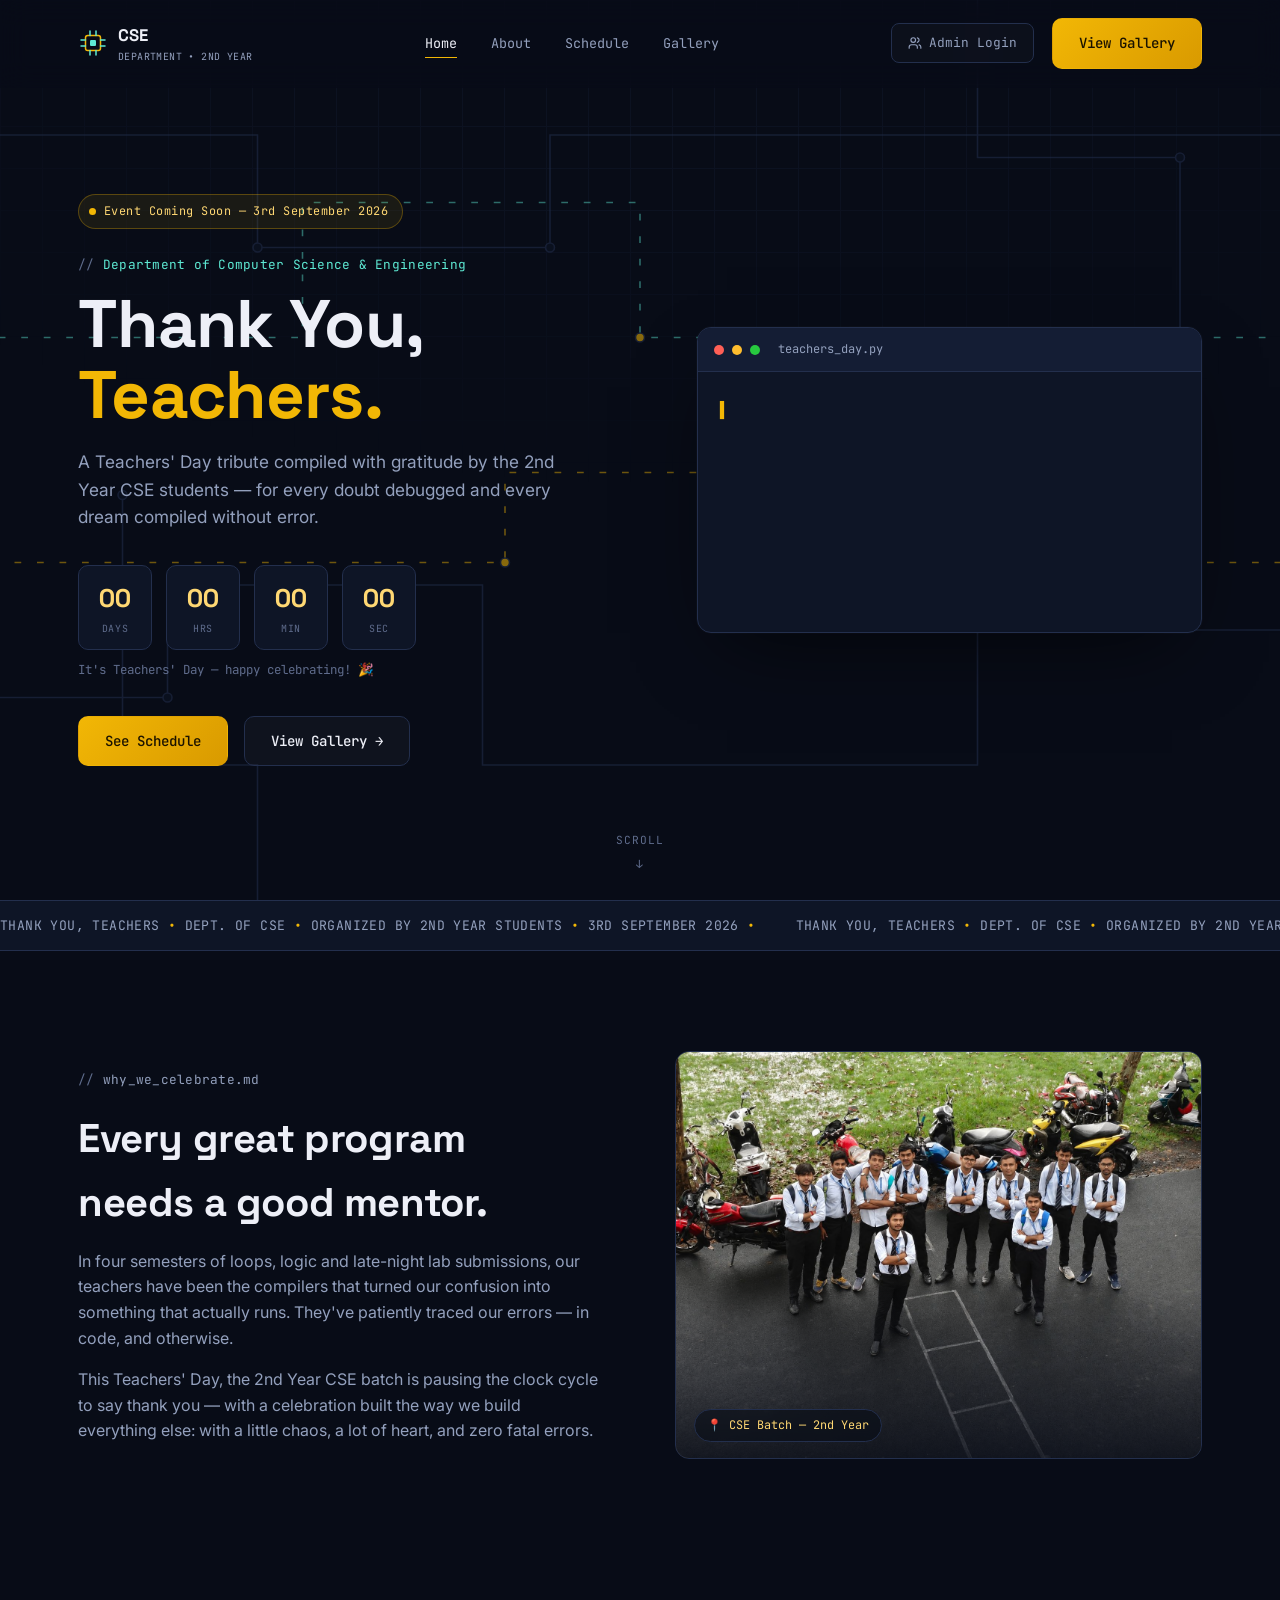
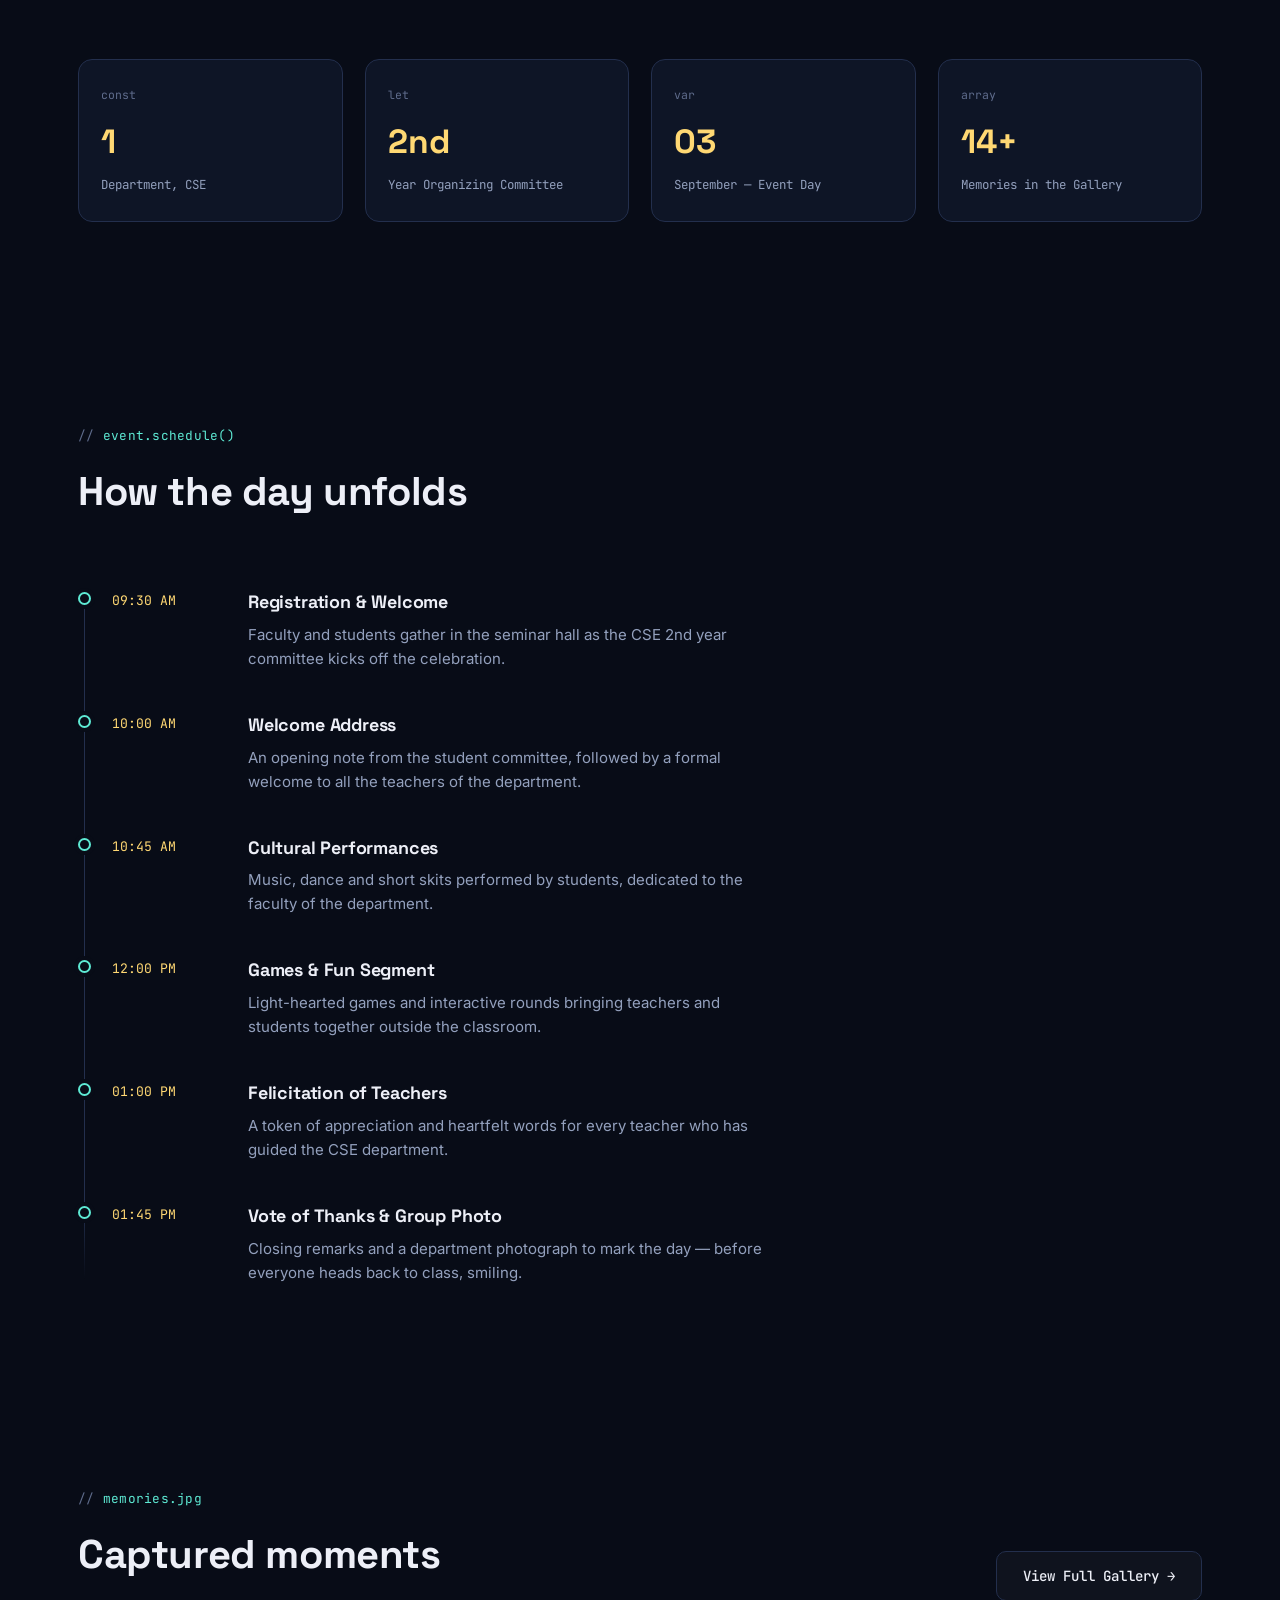
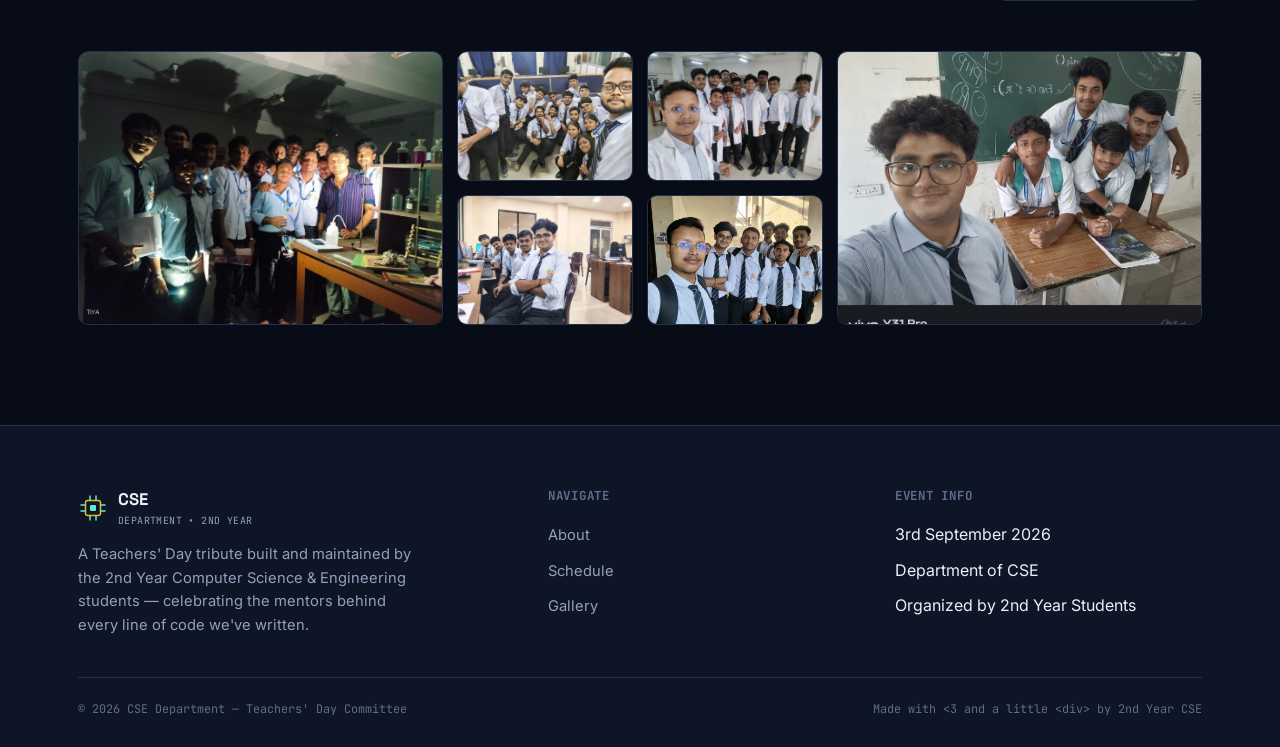
<file: index.html>
<!DOCTYPE html>
<html lang="en">
<head>
<meta charset="UTF-8">
<meta name="viewport" content="width=device-width, initial-scale=1.0">
<title>Teachers' Day 2026 — Department of CSE</title>
<meta name="description" content="Teachers' Day Celebration, organized by 2nd Year CSE Students — 3rd September 2026.">
<link rel="stylesheet" href="style.css">
</head>
<body>

<!-- ============ NAV ============ -->
<nav class="nav">
  <div class="container nav-inner">
    <a href="index.html" class="logo">
      <svg class="logo-chip" viewBox="0 0 40 40" fill="none">
        <rect x="10" y="10" width="20" height="20" rx="3" stroke="#f2b705" stroke-width="2"/>
        <rect x="16" y="16" width="8" height="8" rx="1.5" fill="#5eead4"/>
        <path d="M10 16H4M10 24H4M30 16H36M30 24H36M16 10V4M24 10V4M16 30V36M24 30V36" stroke="#5eead4" stroke-width="2" stroke-linecap="round"/>
      </svg>
      <span>CSE<small>DEPARTMENT&nbsp;•&nbsp;2ND&nbsp;YEAR</small></span>
    </a>
    <ul class="nav-links">
      <li><a href="index.html" class="active">Home</a></li>
      <li><a href="index.html#about">About</a></li>
      <li><a href="index.html#schedule">Schedule</a></li>
      <li><a href="gallery.html">Gallery</a></li>
    </ul>
    <div class="nav-cta">
      <a href="https://teachers-day-backend.onrender.com/auth/login" class="btn-admin">
        <svg viewBox="0 0 24 24" fill="none" stroke="currentColor" stroke-width="2" stroke-linecap="round" stroke-linejoin="round"><path d="M16 21v-2a4 4 0 0 0-4-4H6a4 4 0 0 0-4 4v2"/><circle cx="9" cy="7" r="4"/><path d="M22 21v-2a4 4 0 0 0-3-3.87"/><path d="M16 3.13a4 4 0 0 1 0 7.75"/></svg>
        <span>Admin Login</span>
      </a>
      <a href="gallery.html" class="btn btn-primary">View Gallery</a>
      <button class="nav-toggle" aria-label="Toggle menu">
        <span></span><span></span><span></span>
      </button>
    </div>
  </div>
</nav>

<!-- ============ HERO ============ -->
<section class="hero" id="home">
  <div class="circuit-bg" aria-hidden="true">
    <svg viewBox="0 0 1200 800" preserveAspectRatio="xMidYMid slice">
      <path class="circuit-line" d="M0 120 H260 V220 H520 V120 H1200"/>
      <path class="circuit-line" d="M0 620 H180 V520 H460 V680 H900 V560 H1200"/>
      <path class="circuit-line live" d="M-50 300 H300 V180 H600 V300 H1250"/>
      <path class="circuit-line live slow" d="M1250 500 H820 V420 H480 V500 H-50"/>
      <path class="circuit-line" d="M900 0 V140 H1080 V400"/>
      <path class="circuit-line" d="M260 800 V680 H140 V440"/>
      <circle class="circuit-node" cx="260" cy="220" r="4"/>
      <circle class="circuit-node" cx="520" cy="220" r="4"/>
      <circle class="circuit-node pulse" cx="600" cy="300" r="4"/>
      <circle class="circuit-node" cx="180" cy="620" r="4"/>
      <circle class="circuit-node pulse" cx="480" cy="500" r="4" style="animation-delay:.8s"/>
      <circle class="circuit-node" cx="1080" cy="140" r="4"/>
      <circle class="circuit-node pulse" cx="900" cy="420" r="4" style="animation-delay:1.4s"/>
      <circle class="circuit-node" cx="140" cy="440" r="4"/>
    </svg>
  </div>
  <div class="particles" id="particles" aria-hidden="true"></div>

  <div class="container hero-inner">
    <div class="hero-copy reveal in-view">
      <span class="badge"><span class="dot-live"></span>Event Coming Soon — 3rd September 2026</span>
      <p class="eyebrow">Department of Computer Science &amp; Engineering</p>
      <h1 class="hero-title">Thank You,<br><span class="accent">Teachers.</span></h1>
      <p class="hero-sub">A Teachers' Day tribute compiled with gratitude by the 2nd Year CSE students — for every doubt debugged and every dream compiled without error.</p>

      <div class="countdown" id="countdown">
        <div class="cd-row">
          <div class="cd-box"><span id="cd-days">00</span><label>Days</label></div>
          <div class="cd-box"><span id="cd-hours">00</span><label>Hrs</label></div>
          <div class="cd-box"><span id="cd-mins">00</span><label>Min</label></div>
          <div class="cd-box"><span id="cd-secs">00</span><label>Sec</label></div>
        </div>
        <p class="cd-caption" id="cd-caption">counting down to 3rd September 2026</p>
      </div>

      <div class="hero-actions">
        <a href="#schedule" class="btn btn-primary">See Schedule</a>
        <a href="gallery.html" class="btn btn-ghost">View Gallery →</a>
      </div>
    </div>

    <div class="terminal-window reveal in-view">
      <div class="terminal-bar">
        <span class="dot red"></span><span class="dot yellow"></span><span class="dot green"></span>
        <span class="terminal-title">teachers_day.py</span>
      </div>
      <pre class="terminal-body"><code id="typed-code"></code><span class="cursor">▌</span></pre>
    </div>
  </div>

  <div class="scroll-cue">Scroll<span>↓</span></div>
</section>

<!-- ============ TICKER ============ -->
<div class="ticker" aria-hidden="true">
  <div class="ticker-track">
    <span>THANK YOU, TEACHERS <em>•</em> DEPT. OF CSE <em>•</em> ORGANIZED BY 2ND YEAR STUDENTS <em>•</em> 3RD SEPTEMBER 2026 <em>•</em></span>
    <span>THANK YOU, TEACHERS <em>•</em> DEPT. OF CSE <em>•</em> ORGANIZED BY 2ND YEAR STUDENTS <em>•</em> 3RD SEPTEMBER 2026 <em>•</em></span>
  </div>
</div>

<!-- ============ ABOUT ============ -->
<section class="section-pad" id="about">
  <div class="container about-grid">
    <div class="about-text reveal">
      <p class="eyebrow">why_we_celebrate.md</p>
      <h2>Every great program<br>needs a good mentor.</h2>
      <p>In four semesters of loops, logic and late-night lab submissions, our teachers have been the compilers that turned our confusion into something that actually runs. They've patiently traced our errors — in code, and otherwise.</p>
      <p>This Teachers' Day, the 2nd Year CSE batch is pausing the clock cycle to say thank you — with a celebration built the way we build everything else: with a little chaos, a lot of heart, and zero fatal errors.</p>
    </div>
    <div class="about-art reveal">
      <img src="images/photo14.jpg" alt="CSE second year students posing together on campus" loading="lazy">
      <span class="about-art-tag">📍 CSE Batch — 2nd Year</span>
    </div>
  </div>
</section>

<!-- ============ STATS ============ -->
<section class="section-pad">
  <div class="container">
    <div class="stats reveal-stagger">
      <div class="stat-card reveal in-view">
        <span class="stat-var">const</span>
        <span class="stat-num">1</span>
        <span class="stat-label">Department, CSE</span>
      </div>
      <div class="stat-card reveal in-view">
        <span class="stat-var">let</span>
        <span class="stat-num">2nd</span>
        <span class="stat-label">Year Organizing Committee</span>
      </div>
      <div class="stat-card reveal in-view">
        <span class="stat-var">var</span>
        <span class="stat-num">03</span>
        <span class="stat-label">September — Event Day</span>
      </div>
      <div class="stat-card reveal in-view">
        <span class="stat-var">array</span>
        <span class="stat-num">14+</span>
        <span class="stat-label">Memories in the Gallery</span>
      </div>
    </div>
  </div>
</section>

<!-- ============ SCHEDULE ============ -->
<section class="section-pad" id="schedule">
  <div class="container">
    <div class="section-head reveal">
      <div>
        <p class="eyebrow">event.schedule()</p>
        <h2>How the day unfolds</h2>
      </div>
    </div>

    <div class="timeline reveal-stagger">
      <div class="tl-item reveal">
        <div class="tl-dot"></div>
        <div class="tl-time">09:30 AM</div>
        <div class="tl-content">
          <h3>Registration &amp; Welcome</h3>
          <p>Faculty and students gather in the seminar hall as the CSE 2nd year committee kicks off the celebration.</p>
        </div>
      </div>
      <div class="tl-item reveal">
        <div class="tl-dot"></div>
        <div class="tl-time">10:00 AM</div>
        <div class="tl-content">
          <h3>Welcome Address</h3>
          <p>An opening note from the student committee, followed by a formal welcome to all the teachers of the department.</p>
        </div>
      </div>
      <div class="tl-item reveal">
        <div class="tl-dot"></div>
        <div class="tl-time">10:45 AM</div>
        <div class="tl-content">
          <h3>Cultural Performances</h3>
          <p>Music, dance and short skits performed by students, dedicated to the faculty of the department.</p>
        </div>
      </div>
      <div class="tl-item reveal">
        <div class="tl-dot"></div>
        <div class="tl-time">12:00 PM</div>
        <div class="tl-content">
          <h3>Games &amp; Fun Segment</h3>
          <p>Light-hearted games and interactive rounds bringing teachers and students together outside the classroom.</p>
        </div>
      </div>
      <div class="tl-item reveal">
        <div class="tl-dot"></div>
        <div class="tl-time">01:00 PM</div>
        <div class="tl-content">
          <h3>Felicitation of Teachers</h3>
          <p>A token of appreciation and heartfelt words for every teacher who has guided the CSE department.</p>
        </div>
      </div>
      <div class="tl-item reveal">
        <div class="tl-dot"></div>
        <div class="tl-time">01:45 PM</div>
        <div class="tl-content">
          <h3>Vote of Thanks &amp; Group Photo</h3>
          <p>Closing remarks and a department photograph to mark the day — before everyone heads back to class, smiling.</p>
        </div>
      </div>
    </div>
  </div>
</section>

<!-- ============ GALLERY PREVIEW ============ -->
<section class="section-pad">
  <div class="container">
    <div class="section-head reveal">
      <div>
        <p class="eyebrow">memories.jpg</p>
        <h2>Captured moments</h2>
      </div>
      <a href="gallery.html" class="btn btn-ghost">View Full Gallery →</a>
    </div>

    <div class="preview-grid reveal in-view">
      <a href="gallery.html"><img src="images/photo01.jpg" alt="CSE students group photo" loading="lazy"></a>
      <a href="gallery.html"><img src="images/photo09.jpg" alt="CSE students moment" loading="lazy"></a>
      <a href="gallery.html"><img src="images/photo10.jpg" alt="CSE students moment" loading="lazy"></a>
      <a href="gallery.html"><img src="images/photo06.jpg" alt="CSE students moment" loading="lazy"></a>
      <a href="gallery.html"><img src="images/photo12.jpg" alt="CSE students moment" loading="lazy"></a>
      <a href="gallery.html"><img src="images/photo13.jpg" alt="CSE students moment" loading="lazy"></a>
    </div>
  </div>
</section>

<!-- ============ FOOTER ============ -->
<footer class="footer">
  <div class="container">
    <div class="footer-grid">
      <div class="footer-brand">
        <div class="logo">
          <svg class="logo-chip" viewBox="0 0 40 40" fill="none">
            <rect x="10" y="10" width="20" height="20" rx="3" stroke="#f2b705" stroke-width="2"/>
            <rect x="16" y="16" width="8" height="8" rx="1.5" fill="#5eead4"/>
            <path d="M10 16H4M10 24H4M30 16H36M30 24H36M16 10V4M24 10V4M16 30V36M24 30V36" stroke="#5eead4" stroke-width="2" stroke-linecap="round"/>
          </svg>
          <span>CSE<small>DEPARTMENT&nbsp;•&nbsp;2ND&nbsp;YEAR</small></span>
        </div>
        <p>A Teachers' Day tribute built and maintained by the 2nd Year Computer Science &amp; Engineering students — celebrating the mentors behind every line of code we've written.</p>
      </div>
      <div>
        <h4>Navigate</h4>
        <ul class="footer-links">
          <li><a href="index.html#about">About</a></li>
          <li><a href="index.html#schedule">Schedule</a></li>
          <li><a href="gallery.html">Gallery</a></li>
        </ul>
      </div>
      <div>
        <h4>Event Info</h4>
        <ul class="footer-links">
          <li>3rd September 2026</li>
          <li>Department of CSE</li>
          <li>Organized by 2nd Year Students</li>
        </ul>
      </div>
    </div>
    <div class="footer-bottom">
      <span>© <span class="year"></span> CSE Department — Teachers' Day Committee</span>
      <span>Made with &lt;3 and a little &lt;div&gt; by 2nd Year CSE</span>
    </div>
  </div>
</footer>

<script src="script.js"></script>
</body>
</html>
</file>
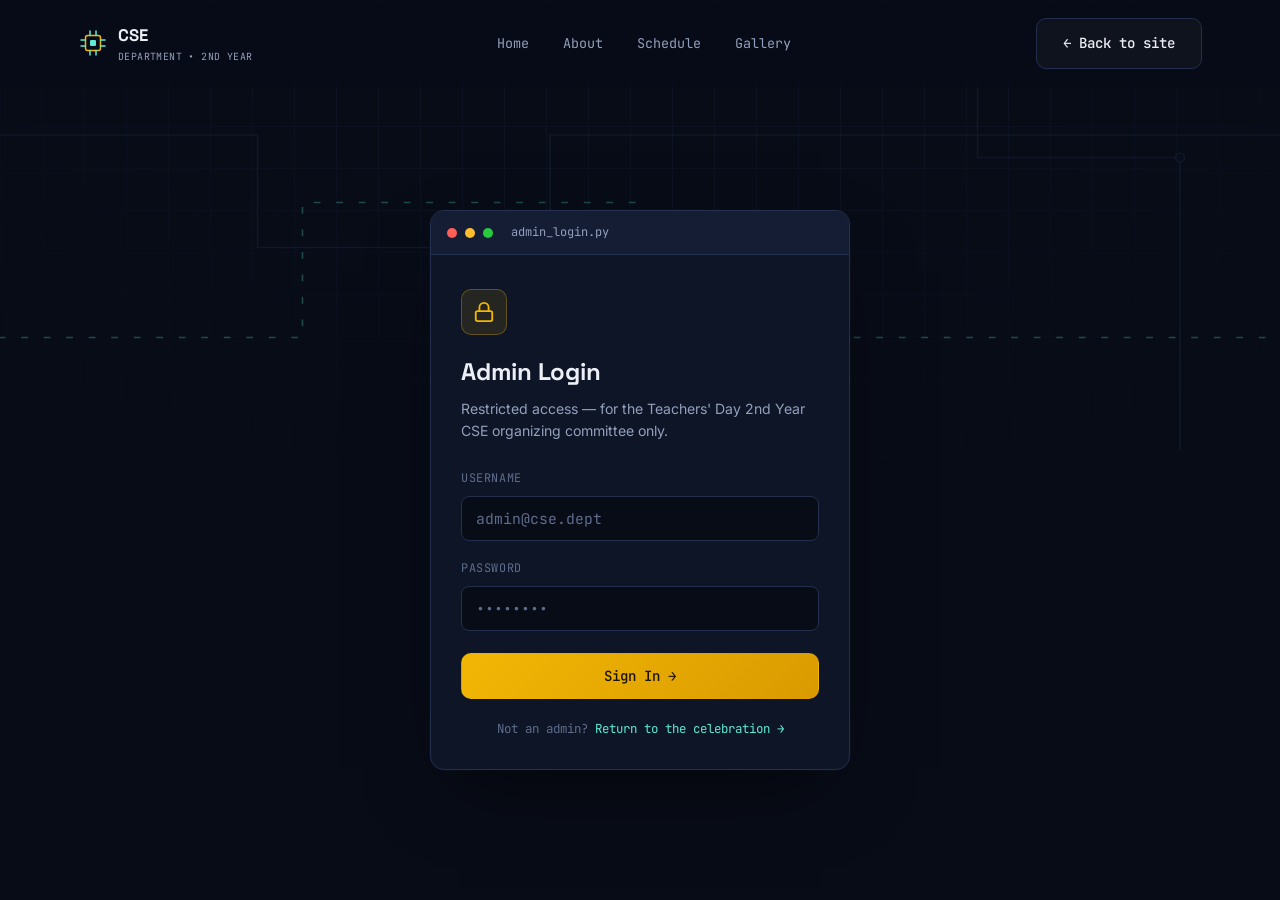
<file: login.html>
<!DOCTYPE html>
<html lang="en">
<head>
<meta charset="UTF-8">
<meta name="viewport" content="width=device-width, initial-scale=1.0">
<title>Admin Login — Teachers' Day 2026 | Department of CSE</title>
<meta name="description" content="Admin login for the CSE Department Teachers' Day site.">
<meta name="robots" content="noindex, nofollow">
<link rel="stylesheet" href="style.css">
</head>
<body>

<!-- ============ NAV ============ -->
<nav class="nav scrolled">
  <div class="container nav-inner">
    <a href="index.html" class="logo">
      <svg class="logo-chip" viewBox="0 0 40 40" fill="none">
        <rect x="10" y="10" width="20" height="20" rx="3" stroke="#f2b705" stroke-width="2"/>
        <rect x="16" y="16" width="8" height="8" rx="1.5" fill="#5eead4"/>
        <path d="M10 16H4M10 24H4M30 16H36M30 24H36M16 10V4M24 10V4M16 30V36M24 30V36" stroke="#5eead4" stroke-width="2" stroke-linecap="round"/>
      </svg>
      <span>CSE<small>DEPARTMENT&nbsp;•&nbsp;2ND&nbsp;YEAR</small></span>
    </a>
    <ul class="nav-links">
      <li><a href="index.html">Home</a></li>
      <li><a href="index.html#about">About</a></li>
      <li><a href="index.html#schedule">Schedule</a></li>
      <li><a href="gallery.html">Gallery</a></li>
    </ul>
    <div class="nav-cta">
      <a href="index.html" class="btn btn-ghost">← Back to site</a>
      <button class="nav-toggle" aria-label="Toggle menu">
        <span></span><span></span><span></span>
      </button>
    </div>
  </div>
</nav>

<!-- ============ LOGIN ============ -->
<section class="login-shell">
  <div class="circuit-bg" aria-hidden="true" style="opacity:.35;">
    <svg viewBox="0 0 1200 800" preserveAspectRatio="xMidYMid slice">
      <path class="circuit-line" d="M0 120 H260 V220 H520 V120 H1200"/>
      <path class="circuit-line live" d="M-50 300 H300 V180 H600 V300 H1250"/>
      <path class="circuit-line" d="M900 0 V140 H1080 V400"/>
      <circle class="circuit-node pulse" cx="600" cy="300" r="4"/>
      <circle class="circuit-node" cx="1080" cy="140" r="4"/>
    </svg>
  </div>

  <div class="login-card">
    <div class="terminal-bar">
      <span class="dot red"></span><span class="dot yellow"></span><span class="dot green"></span>
      <span class="terminal-title">admin_login.py</span>
    </div>

    <!-- ---- login form ---- -->
    <div class="login-body" id="loginBody">
      <div class="login-icon">
        <svg viewBox="0 0 24 24" fill="none" stroke="currentColor" stroke-width="2" stroke-linecap="round" stroke-linejoin="round"><rect x="3" y="11" width="18" height="11" rx="2"/><path d="M7 11V7a5 5 0 0 1 10 0v4"/></svg>
      </div>
      <h1>Admin Login</h1>
      <p class="login-sub">Restricted access — for the Teachers' Day 2nd Year CSE organizing committee only.</p>

      <form id="loginForm" novalidate>
        <div class="field">
          <label for="username">Username</label>
          <input type="text" id="username" name="username" placeholder="admin@cse.dept" autocomplete="username" required>
        </div>
        <div class="field">
          <label for="password">Password</label>
          <input type="password" id="password" name="password" placeholder="••••••••" autocomplete="current-password" required>
        </div>
        <button type="submit" class="btn btn-primary login-submit">Sign In →</button>
      </form>

      <p class="login-foot">Not an admin? <a href="index.html">Return to the celebration →</a></p>
    </div>

    <!-- ---- coming soon panel (shown after submit) ---- -->
    <div class="soon-panel" id="soonPanel">
      <div class="soon-icon">
        <svg viewBox="0 0 24 24" fill="none" stroke="currentColor" stroke-width="2" stroke-linecap="round" stroke-linejoin="round"><circle cx="12" cy="12" r="10"/><path d="M12 6v6l4 2"/></svg>
      </div>
      <h2>Admin Panel — Coming Soon</h2>
      <p>We're still compiling this dashboard. Content management for the Teachers' Day site is on its way.</p>
      <div class="soon-bar"><div class="soon-bar-fill"></div></div>
      <p class="soon-caption">// building_dashboard.exe — please check back soon</p>
      <a href="index.html" class="btn btn-ghost">← Back to site</a>
    </div>
  </div>
</section>

<script src="script.js"></script>
<script>
  document.getElementById('loginForm')?.addEventListener('submit', function (e) {
    e.preventDefault();
    document.getElementById('loginBody').classList.add('hide');
    document.getElementById('soonPanel').classList.add('show');
  });
</script>
</body>
</html>
</file>
<file: style.css>
/* ============================================================
   CSE TEACHERS' DAY — style.css
   Theme: deep-ink "IDE / circuit board" aesthetic
   ============================================================ */

@import url('https://fonts.googleapis.com/css2?family=Space+Grotesk:wght@500;600;700&family=JetBrains+Mono:wght@400;500;600&family=Inter:wght@400;500;600;700&display=swap');

:root{
  --ink: #080c17;
  --ink-2: #0e1526;
  --ink-3: #141d34;
  --line: #232f4d;
  --line-soft: #1a2540;

  --gold: #f2b705;
  --gold-soft: #ffd873;
  --teal: #5eead4;
  --coral: #ff7a68;

  --text: #edeff7;
  --muted: #93a0bd;
  --muted-2: #5f6c8c;

  --font-display: 'Space Grotesk', sans-serif;
  --font-mono: 'JetBrains Mono', monospace;
  --font-body: 'Inter', sans-serif;

  --container: 1180px;
  --radius: 14px;
}

*, *::before, *::after{ box-sizing: border-box; margin:0; padding:0; }

html{ scroll-behavior: smooth; }

body{
  background: var(--ink);
  color: var(--text);
  font-family: var(--font-body);
  line-height: 1.6;
  overflow-x: hidden;
  -webkit-font-smoothing: antialiased;
}

img{ max-width:100%; display:block; }
a{ color: inherit; text-decoration:none; }
ul{ list-style:none; }

.container{
  width: 100%;
  max-width: var(--container);
  margin: 0 auto;
  padding: 0 28px;
}

::selection{ background: var(--gold); color: var(--ink); }

/* faint global grid texture */
body::before{
  content:'';
  position: fixed;
  inset: 0;
  z-index: 0;
  pointer-events: none;
  background-image:
    linear-gradient(var(--line-soft) 1px, transparent 1px),
    linear-gradient(90deg, var(--line-soft) 1px, transparent 1px);
  background-size: 42px 42px;
  opacity: .25;
  mask-image: radial-gradient(ellipse 80% 60% at 50% 0%, black 40%, transparent 90%);
}

/* ---------------- status / coming-soon badge ---------------- */
.badge{
  display: inline-flex;
  align-items: center;
  gap: 8px;
  font-family: var(--font-mono);
  font-size: .74rem;
  letter-spacing: .04em;
  color: var(--gold-soft);
  background: rgba(242,183,5,.08);
  border: 1px solid rgba(242,183,5,.3);
  padding: 7px 14px 7px 10px;
  border-radius: 999px;
  margin-bottom: 22px;
}
.badge .dot-live{
  width: 7px; height: 7px; border-radius: 50%;
  background: var(--gold);
  box-shadow: 0 0 0 0 rgba(242,183,5,.6);
  animation: badgepulse 1.8s ease-out infinite;
}
@keyframes badgepulse{
  0%{ box-shadow: 0 0 0 0 rgba(242,183,5,.55); }
  70%{ box-shadow: 0 0 0 7px rgba(242,183,5,0); }
  100%{ box-shadow: 0 0 0 0 rgba(242,183,5,0); }
}

/* ---------------- eyebrow / headings ---------------- */
.eyebrow{
  font-family: var(--font-mono);
  font-size: .8rem;
  letter-spacing: .02em;
  color: var(--teal);
  margin-bottom: 14px;
  display: inline-block;
}
.eyebrow::before{ content: '// '; color: var(--muted-2); }

h1, h2, h3{ font-family: var(--font-display); font-weight: 700; letter-spacing: -0.01em; }

h2{
  font-size: clamp(1.7rem, 3.4vw, 2.5rem);
  margin-bottom: 14px;
}

.accent{ color: var(--gold); }
.accent-teal{ color: var(--teal); }

/* ---------------- buttons ---------------- */
.btn{
  display: inline-flex;
  align-items: center;
  gap: 8px;
  padding: 13px 26px;
  border-radius: 10px;
  font-family: var(--font-mono);
  font-size: .88rem;
  font-weight: 500;
  border: 1px solid transparent;
  cursor: pointer;
  transition: transform .25s ease, box-shadow .25s ease, background .25s ease, border-color .25s ease;
  white-space: nowrap;
}
.btn-primary{
  background: linear-gradient(135deg, var(--gold), #d99a00);
  color: #1a1200;
}
.btn-primary:hover{ transform: translateY(-2px); box-shadow: 0 10px 30px -8px rgba(242,183,5,.55); }

.btn-ghost{
  background: rgba(255,255,255,.03);
  color: var(--text);
  border-color: var(--line);
}
.btn-ghost:hover{ border-color: var(--teal); color: var(--teal); transform: translateY(-2px); }

.btn-sm{ padding: 9px 18px; font-size: .8rem; }

/* ---------------- admin login nav button ---------------- */
.btn-admin{
  display: inline-flex;
  align-items: center;
  gap: 7px;
  font-family: var(--font-mono);
  font-size: .8rem;
  color: var(--muted);
  padding: 9px 16px;
  border-radius: 8px;
  border: 1px solid var(--line);
  background: rgba(255,255,255,.02);
  transition: border-color .25s ease, color .25s ease, background .25s ease;
}
.btn-admin svg{ width: 14px; height: 14px; flex-shrink: 0; }
.btn-admin:hover{ color: var(--teal); border-color: var(--teal); background: rgba(94,234,212,.06); }

/* ---------------- nav ---------------- */
.nav{
  position: fixed;
  top: 0; left: 0; right: 0;
  z-index: 100;
  padding: 18px 0;
  background: rgba(8,12,23,.65);
  backdrop-filter: blur(14px);
  border-bottom: 1px solid transparent;
  transition: border-color .3s ease, background .3s ease;
}
.nav.scrolled{ border-color: var(--line); background: rgba(8,12,23,.9); }

.nav-inner{
  display: flex;
  align-items: center;
  justify-content: space-between;
}

.logo{
  display: flex;
  align-items: center;
  gap: 10px;
  font-family: var(--font-display);
  font-weight: 700;
  font-size: 1.05rem;
}
.logo-chip{ width: 30px; height: 30px; flex-shrink: 0; }
.logo small{
  display:block;
  font-family: var(--font-mono);
  font-weight: 400;
  font-size: .62rem;
  color: var(--muted);
  letter-spacing: .04em;
}

.nav-links{ display: flex; align-items: center; gap: 34px; }
.nav-links a{
  font-family: var(--font-mono);
  font-size: .84rem;
  color: var(--muted);
  position: relative;
  transition: color .25s ease;
}
.nav-links a:hover, .nav-links a.active{ color: var(--text); }
.nav-links a::after{
  content:'';
  position:absolute; left:0; bottom:-6px;
  width:0; height:1px; background: var(--gold);
  transition: width .25s ease;
}
.nav-links a:hover::after, .nav-links a.active::after{ width: 100%; }

.nav-cta{ display: flex; align-items: center; gap: 18px; }

.nav-toggle{
  display: none;
  flex-direction: column;
  gap: 5px;
  background: none; border: none; cursor: pointer;
  z-index: 110;
}
.nav-toggle span{ width: 24px; height: 2px; background: var(--text); transition: all .3s ease; }

/* ---------------- HERO ---------------- */
.hero{
  position: relative;
  min-height: 100svh;
  display: flex;
  align-items: center;
  padding: 130px 0 70px;
  overflow: hidden;
}

.circuit-bg{
  position: absolute; inset: 0;
  z-index: 0;
  opacity: .55;
}
.circuit-bg svg{ width: 100%; height: 100%; }
.circuit-line{
  fill: none;
  stroke: var(--line);
  stroke-width: 1.4;
}
.circuit-line.live{
  stroke: var(--teal);
  stroke-dasharray: 6 14;
  animation: dashflow 5s linear infinite;
  opacity: .8;
}
.circuit-line.live.slow{ animation-duration: 9s; stroke: var(--gold); }
@keyframes dashflow{ to{ stroke-dashoffset: -400; } }

.circuit-node{ fill: var(--ink-2); stroke: var(--line); stroke-width: 1.4; }
.circuit-node.pulse{
  fill: var(--gold);
  animation: nodepulse 2.6s ease-in-out infinite;
}
@keyframes nodepulse{
  0%, 100%{ opacity: .35; r: 3; }
  50%{ opacity: 1; r: 4.5; }
}

.particles{
  position: absolute; inset: 0;
  z-index: 1;
  pointer-events: none;
}
.particle{
  position: absolute;
  font-family: var(--font-mono);
  font-size: .8rem;
  color: var(--teal);
  opacity: 0;
  animation: floatUp linear infinite;
}
@keyframes floatUp{
  0%{ opacity: 0; transform: translateY(0); }
  10%{ opacity: .35; }
  90%{ opacity: .2; }
  100%{ opacity: 0; transform: translateY(-120px); }
}

.hero-inner{
  position: relative;
  z-index: 2;
  display: grid;
  grid-template-columns: 1.05fr .95fr;
  gap: 60px;
  align-items: center;
}

.hero-title{
  font-size: clamp(2.6rem, 6vw, 4.2rem);
  line-height: 1.05;
  margin-bottom: 18px;
}

.hero-sub{
  font-size: 1.08rem;
  color: var(--muted);
  max-width: 480px;
  margin-bottom: 34px;
}

/* countdown */
.countdown{ margin-bottom: 36px; }
.cd-row{ display: flex; gap: 14px; }
.cd-box{
  background: var(--ink-2);
  border: 1px solid var(--line);
  border-radius: 10px;
  padding: 12px 8px;
  width: 74px;
  text-align: center;
}
.cd-box span{
  display: block;
  font-family: var(--font-display);
  font-size: 1.6rem;
  font-weight: 700;
  color: var(--gold-soft);
  font-variant-numeric: tabular-nums;
}
.cd-box label{
  display:block;
  font-family: var(--font-mono);
  font-size: .62rem;
  color: var(--muted-2);
  letter-spacing: .06em;
  text-transform: uppercase;
  margin-top: 2px;
}
.cd-caption{
  font-family: var(--font-mono);
  font-size: .78rem;
  color: var(--muted-2);
  margin-top: 10px;
}

.hero-actions{ display: flex; gap: 16px; flex-wrap: wrap; }

/* terminal window */
.terminal-window{
  position: relative;
  z-index: 2;
  background: var(--ink-2);
  border: 1px solid var(--line);
  border-radius: var(--radius);
  box-shadow: 0 30px 80px -30px rgba(0,0,0,.7), 0 0 0 1px rgba(255,255,255,.02);
  overflow: hidden;
}
.terminal-bar{
  display: flex;
  align-items: center;
  gap: 8px;
  padding: 12px 16px;
  background: var(--ink-3);
  border-bottom: 1px solid var(--line);
}
.dot{ width: 10px; height: 10px; border-radius: 50%; }
.dot.red{ background: #ff5f56; }
.dot.yellow{ background: #ffbd2e; }
.dot.green{ background: #27c93f; }
.terminal-title{
  margin-left: 10px;
  font-family: var(--font-mono);
  font-size: .75rem;
  color: var(--muted);
}
.terminal-body{
  padding: 26px 22px;
  font-family: var(--font-mono);
  font-size: .86rem;
  color: var(--teal);
  min-height: 260px;
  white-space: pre-wrap;
  line-height: 1.75;
}
.terminal-body .kw{ color: var(--coral); }
.terminal-body .str{ color: var(--gold-soft); }
.terminal-body .cmt{ color: var(--muted-2); }
.cursor{
  display: inline-block;
  color: var(--gold);
  animation: blink 1s step-end infinite;
}
@keyframes blink{ 50%{ opacity: 0; } }

.scroll-cue{
  position: absolute;
  bottom: 26px; left: 50%;
  transform: translateX(-50%);
  z-index: 2;
  font-family: var(--font-mono);
  font-size: .7rem;
  color: var(--muted-2);
  letter-spacing: .1em;
  text-transform: uppercase;
  display: flex; flex-direction: column; align-items: center; gap: 6px;
}
.scroll-cue span{ animation: bob 1.8s ease-in-out infinite; }
@keyframes bob{ 0%,100%{ transform: translateY(0);} 50%{ transform: translateY(6px);} }

/* ---------------- ticker ---------------- */
.ticker{
  position: relative;
  z-index: 2;
  border-top: 1px solid var(--line);
  border-bottom: 1px solid var(--line);
  background: var(--ink-2);
  overflow: hidden;
  padding: 14px 0;
}
.ticker-track{
  display: flex;
  width: max-content;
  gap: 40px;
  animation: scrollLeft 26s linear infinite;
}
.ticker-track span{
  font-family: var(--font-mono);
  font-size: .82rem;
  color: var(--muted);
  letter-spacing: .03em;
  white-space: nowrap;
}
.ticker-track span em{ color: var(--gold); font-style: normal; }
@keyframes scrollLeft{ from{ transform: translateX(0);} to{ transform: translateX(-50%);} }

/* ---------------- sections generic ---------------- */
section{ position: relative; z-index: 1; }
.section-pad{ padding: 100px 0; }

.reveal{
  opacity: 0;
  transform: translateY(28px);
  transition: opacity .7s ease, transform .7s ease;
}
.reveal.in-view{ opacity: 1; transform: translateY(0); }
.reveal-stagger > *{ transition-delay: calc(var(--i, 0) * 90ms); }

/* ---------------- about ---------------- */
.about-grid{
  display: grid;
  grid-template-columns: 1fr 1fr;
  gap: 70px;
  align-items: center;
}
.about-text p{ color: var(--muted); margin-bottom: 16px; max-width: 520px; }
.about-text p:last-child{ margin-bottom: 0; }

.about-art{
  position: relative;
  border-radius: var(--radius);
  overflow: hidden;
  border: 1px solid var(--line);
  aspect-ratio: 4/3.1;
}
.about-art img{ width: 100%; height: 100%; object-fit: cover; }
.about-art::after{
  content: '';
  position: absolute; inset: 0;
  background: linear-gradient(180deg, transparent 55%, rgba(8,12,23,.85) 100%);
}
.about-art-tag{
  position: absolute;
  left: 18px; bottom: 16px;
  z-index: 2;
  font-family: var(--font-mono);
  font-size: .74rem;
  color: var(--gold-soft);
  background: rgba(8,12,23,.6);
  border: 1px solid var(--line);
  padding: 6px 12px;
  border-radius: 20px;
  backdrop-filter: blur(6px);
}

/* ---------------- stats ---------------- */
.stats{
  display: grid;
  grid-template-columns: repeat(4, 1fr);
  gap: 22px;
}
.stat-card{
  background: var(--ink-2);
  border: 1px solid var(--line);
  border-radius: var(--radius);
  padding: 26px 22px;
  transition: border-color .3s ease, transform .3s ease;
}
.stat-card:hover{ border-color: var(--teal); transform: translateY(-4px); }
.stat-var{
  font-family: var(--font-mono);
  font-size: .72rem;
  color: var(--muted-2);
  display: block;
  margin-bottom: 10px;
}
.stat-num{
  font-family: var(--font-display);
  font-size: 2.1rem;
  font-weight: 700;
  color: var(--gold-soft);
  display: block;
}
.stat-label{
  font-family: var(--font-mono);
  font-size: .78rem;
  color: var(--muted);
  margin-top: 6px;
  display: block;
}

/* ---------------- timeline / schedule ---------------- */
.section-head{
  display: flex;
  align-items: flex-end;
  justify-content: space-between;
  gap: 20px;
  margin-bottom: 50px;
  flex-wrap: wrap;
}

.timeline{ position: relative; padding-left: 34px; }
.timeline::before{
  content: '';
  position: absolute;
  left: 6px; top: 6px; bottom: 6px;
  width: 1px;
  background: linear-gradient(var(--line), var(--line) 90%, transparent);
}
.tl-item{
  position: relative;
  padding-bottom: 40px;
  display: grid;
  grid-template-columns: 110px 1fr;
  gap: 26px;
}
.tl-item:last-child{ padding-bottom: 0; }
.tl-dot{
  position: absolute;
  left: -34px; top: 4px;
  width: 13px; height: 13px;
  border-radius: 50%;
  background: var(--ink);
  border: 2px solid var(--teal);
  box-shadow: 0 0 0 4px var(--ink);
}
.tl-time{
  font-family: var(--font-mono);
  font-size: .82rem;
  color: var(--gold-soft);
  padding-top: 2px;
}
.tl-content h3{ font-size: 1.12rem; margin-bottom: 6px; }
.tl-content p{ color: var(--muted); font-size: .94rem; max-width: 520px; }

/* ---------------- gallery preview (home) ---------------- */
.preview-grid{
  display: grid;
  grid-template-columns: repeat(6, 1fr);
  grid-auto-rows: 130px;
  gap: 14px;
}
.preview-grid a{
  position: relative;
  overflow: hidden;
  border-radius: 10px;
  border: 1px solid var(--line);
  display: block;
}
.preview-grid a:nth-child(1){ grid-column: span 2; grid-row: span 2; }
.preview-grid a:nth-child(4){ grid-column: span 2; grid-row: span 2; }
.preview-grid img{
  width: 100%; height: 100%; object-fit: cover;
  transition: transform .5s ease, filter .5s ease;
  filter: saturate(.9);
}
.preview-grid a:hover img{ transform: scale(1.08); filter: saturate(1.1); }

/* ---------------- footer ---------------- */
.footer{
  border-top: 1px solid var(--line);
  padding: 60px 0 28px;
  background: var(--ink-2);
}
.footer-grid{
  display: grid;
  grid-template-columns: 1.4fr 1fr 1fr;
  gap: 40px;
  margin-bottom: 40px;
}
.footer-brand p{ color: var(--muted); margin-top: 14px; max-width: 340px; font-size: .92rem; }
.footer h4{
  font-family: var(--font-mono);
  font-size: .78rem;
  color: var(--muted-2);
  text-transform: uppercase;
  letter-spacing: .06em;
  margin-bottom: 16px;
}
.footer-links li{ margin-bottom: 10px; }
.footer-links a{ color: var(--muted); font-size: .92rem; transition: color .25s; }
.footer-links a:hover{ color: var(--teal); }
.footer-bottom{
  border-top: 1px solid var(--line);
  padding-top: 22px;
  display: flex;
  justify-content: space-between;
  flex-wrap: wrap;
  gap: 10px;
  font-family: var(--font-mono);
  font-size: .74rem;
  color: var(--muted-2);
}

/* ---------------- gallery page ---------------- */
.gallery-hero{ padding: 150px 0 60px; text-align: center; }
.gallery-hero h1{
  font-size: clamp(2.2rem, 5vw, 3.4rem);
  margin-bottom: 14px;
}
.gallery-hero p{ color: var(--muted); max-width: 520px; margin: 0 auto; }

.masonry{
  column-count: 3;
  column-gap: 18px;
}
.masonry figure{
  break-inside: avoid;
  margin: 0 0 18px;
  position: relative;
  border-radius: 12px;
  overflow: hidden;
  border: 1px solid var(--line);
  cursor: zoom-in;
  opacity: 0;
  transform: translateY(24px) scale(.98);
  transition: opacity .6s ease, transform .6s ease;
}
.masonry figure.in-view{ opacity: 1; transform: translateY(0) scale(1); }
.masonry img{
  width: 100%; display: block;
  transition: transform .5s ease, filter .5s ease;
  filter: saturate(.92);
}
.masonry figure:hover img{ transform: scale(1.06); filter: saturate(1.1); }
.masonry figcaption{
  position: absolute;
  left: 0; right: 0; bottom: 0;
  padding: 10px 14px;
  font-family: var(--font-mono);
  font-size: .72rem;
  color: var(--gold-soft);
  background: linear-gradient(0deg, rgba(8,12,23,.85), transparent);
  opacity: 0;
  transform: translateY(6px);
  transition: opacity .3s ease, transform .3s ease;
}
.masonry figure:hover figcaption{ opacity: 1; transform: translateY(0); }

/* lightbox */
.lightbox{
  position: fixed; inset: 0;
  z-index: 200;
  background: rgba(4,6,12,.94);
  backdrop-filter: blur(6px);
  display: flex;
  align-items: center;
  justify-content: center;
  opacity: 0;
  pointer-events: none;
  transition: opacity .3s ease;
}
.lightbox.open{ opacity: 1; pointer-events: auto; }
.lightbox img{
  max-width: min(88vw, 1000px);
  max-height: 82vh;
  object-fit: contain;
  border-radius: 10px;
  border: 1px solid var(--line);
  box-shadow: 0 40px 100px -20px rgba(0,0,0,.7);
}
.lb-close, .lb-prev, .lb-next{
  position: absolute;
  background: var(--ink-2);
  border: 1px solid var(--line);
  color: var(--text);
  width: 46px; height: 46px;
  border-radius: 50%;
  display: flex; align-items: center; justify-content: center;
  cursor: pointer;
  font-size: 1.1rem;
  transition: border-color .25s, color .25s;
}
.lb-close:hover, .lb-prev:hover, .lb-next:hover{ border-color: var(--teal); color: var(--teal); }
.lb-close{ top: 24px; right: 24px; }
.lb-prev{ left: 24px; top: 50%; transform: translateY(-50%); }
.lb-next{ right: 24px; top: 50%; transform: translateY(-50%); }
.lb-counter{
  position: absolute;
  bottom: 24px; left: 50%; transform: translateX(-50%);
  font-family: var(--font-mono);
  font-size: .78rem;
  color: var(--muted);
}

/* ---------------- login / admin page ---------------- */
.login-shell{
  min-height: 100svh;
  display: flex;
  align-items: center;
  justify-content: center;
  padding: 140px 20px 60px;
  position: relative;
  overflow: hidden;
}
.login-card{
  position: relative;
  z-index: 2;
  width: 100%;
  max-width: 420px;
  background: var(--ink-2);
  border: 1px solid var(--line);
  border-radius: var(--radius);
  box-shadow: 0 30px 80px -30px rgba(0,0,0,.7), 0 0 0 1px rgba(255,255,255,.02);
  overflow: hidden;
}
.login-card .terminal-bar{ padding: 12px 16px; }
.login-body{ padding: 34px 30px 30px; }
.login-icon{
  width: 46px; height: 46px;
  border-radius: 10px;
  display: flex; align-items: center; justify-content: center;
  background: rgba(242,183,5,.1);
  border: 1px solid rgba(242,183,5,.3);
  margin-bottom: 18px;
}
.login-icon svg{ width: 22px; height: 22px; color: var(--gold); }
.login-body h1{
  font-family: var(--font-display);
  font-size: 1.5rem;
  margin-bottom: 6px;
}
.login-body > p.login-sub{
  color: var(--muted);
  font-size: .88rem;
  margin-bottom: 26px;
}
.field{ margin-bottom: 18px; }
.field label{
  display: block;
  font-family: var(--font-mono);
  font-size: .74rem;
  color: var(--muted-2);
  text-transform: uppercase;
  letter-spacing: .05em;
  margin-bottom: 8px;
}
.field input{
  width: 100%;
  background: var(--ink);
  border: 1px solid var(--line);
  color: var(--text);
  font-family: var(--font-mono);
  font-size: .92rem;
  padding: 12px 14px;
  border-radius: 8px;
  outline: none;
  transition: border-color .2s ease, box-shadow .2s ease;
}
.field input::placeholder{ color: var(--muted-2); }
.field input:focus{ border-color: var(--teal); box-shadow: 0 0 0 3px rgba(94,234,212,.12); }

.login-submit{ width: 100%; justify-content: center; margin-top: 4px; }
.login-foot{
  margin-top: 20px;
  text-align: center;
  font-family: var(--font-mono);
  font-size: .78rem;
  color: var(--muted-2);
}
.login-foot a{ color: var(--teal); }
.login-foot a:hover{ text-decoration: underline; }

/* coming-soon panel swapped in after submit */
.soon-panel{
  padding: 40px 30px 34px;
  text-align: center;
  display: none;
}
.soon-panel.show{ display: block; }
.login-body.hide{ display: none; }
.soon-icon{
  width: 58px; height: 58px;
  margin: 0 auto 20px;
  border-radius: 50%;
  display: flex; align-items: center; justify-content: center;
  background: rgba(94,234,212,.08);
  border: 1px solid rgba(94,234,212,.3);
}
.soon-icon svg{ width: 26px; height: 26px; color: var(--teal); }
.soon-panel h2{ font-size: 1.3rem; margin-bottom: 10px; }
.soon-panel p{ color: var(--muted); font-size: .92rem; max-width: 300px; margin: 0 auto 26px; }
.soon-bar{
  height: 6px;
  border-radius: 4px;
  background: var(--ink-3);
  border: 1px solid var(--line);
  overflow: hidden;
  margin-bottom: 10px;
}
.soon-bar-fill{
  height: 100%;
  width: 42%;
  border-radius: 4px;
  background: linear-gradient(90deg, var(--teal), var(--gold));
  animation: soonload 2.4s ease-in-out infinite;
}
@keyframes soonload{
  0%{ width: 8%; }
  50%{ width: 72%; }
  100%{ width: 8%; }
}
.soon-caption{
  font-family: var(--font-mono);
  font-size: .72rem;
  color: var(--muted-2);
  margin-bottom: 24px;
}

/* ---------------- responsive ---------------- */
@media (max-width: 980px){
  .hero-inner{ grid-template-columns: 1fr; }
  .terminal-window{ order: -1; }
  .about-grid{ grid-template-columns: 1fr; }
  .stats{ grid-template-columns: repeat(2, 1fr); }
  .footer-grid{ grid-template-columns: 1fr 1fr; }
  .masonry{ column-count: 2; }
  .preview-grid{ grid-template-columns: repeat(4, 1fr); }
  .preview-grid a:nth-child(4){ grid-column: span 1; grid-row: span 1; }
}

@media (max-width: 720px){
  .nav-links{
    position: fixed; inset: 0 0 0 auto;
    width: 78%; height: 100vh;
    background: #131c33;
    box-shadow: -20px 0 60px -20px rgba(0,0,0,.8);
    flex-direction: column;
    justify-content: center;
    align-items: flex-start;
    padding: 40px;
    gap: 28px;
    border-left: 1px solid var(--line);
    transform: translateX(100%);
    transition: transform .35s ease;
    z-index: 105;
  }
  .nav-links a{ font-size: 1.1rem; }
  .nav-links.open{ transform: translateX(0); }
  .nav-toggle{ display: flex; }
  .nav-cta .btn-primary{ display: none; }

  .tl-item{ grid-template-columns: 84px 1fr; gap: 16px; }
  .footer-grid{ grid-template-columns: 1fr; gap: 30px; }
  .masonry{ column-count: 1; }
  .preview-grid{ grid-template-columns: repeat(2, 1fr); grid-auto-rows: 150px; }
  .preview-grid a:nth-child(1){ grid-column: span 2; grid-row: span 1; }
  .cd-box{ width: 62px; padding: 10px 4px; }
  .cd-box span{ font-size: 1.25rem; }

  .btn-admin span{ display: none; }
  .btn-admin{ padding: 9px 10px; }
  .login-shell{ padding: 120px 16px 40px; }
  .login-body{ padding: 28px 22px 24px; }
}

@media (prefers-reduced-motion: reduce){
  *{ animation: none !important; transition: none !important; }
}
</file>
